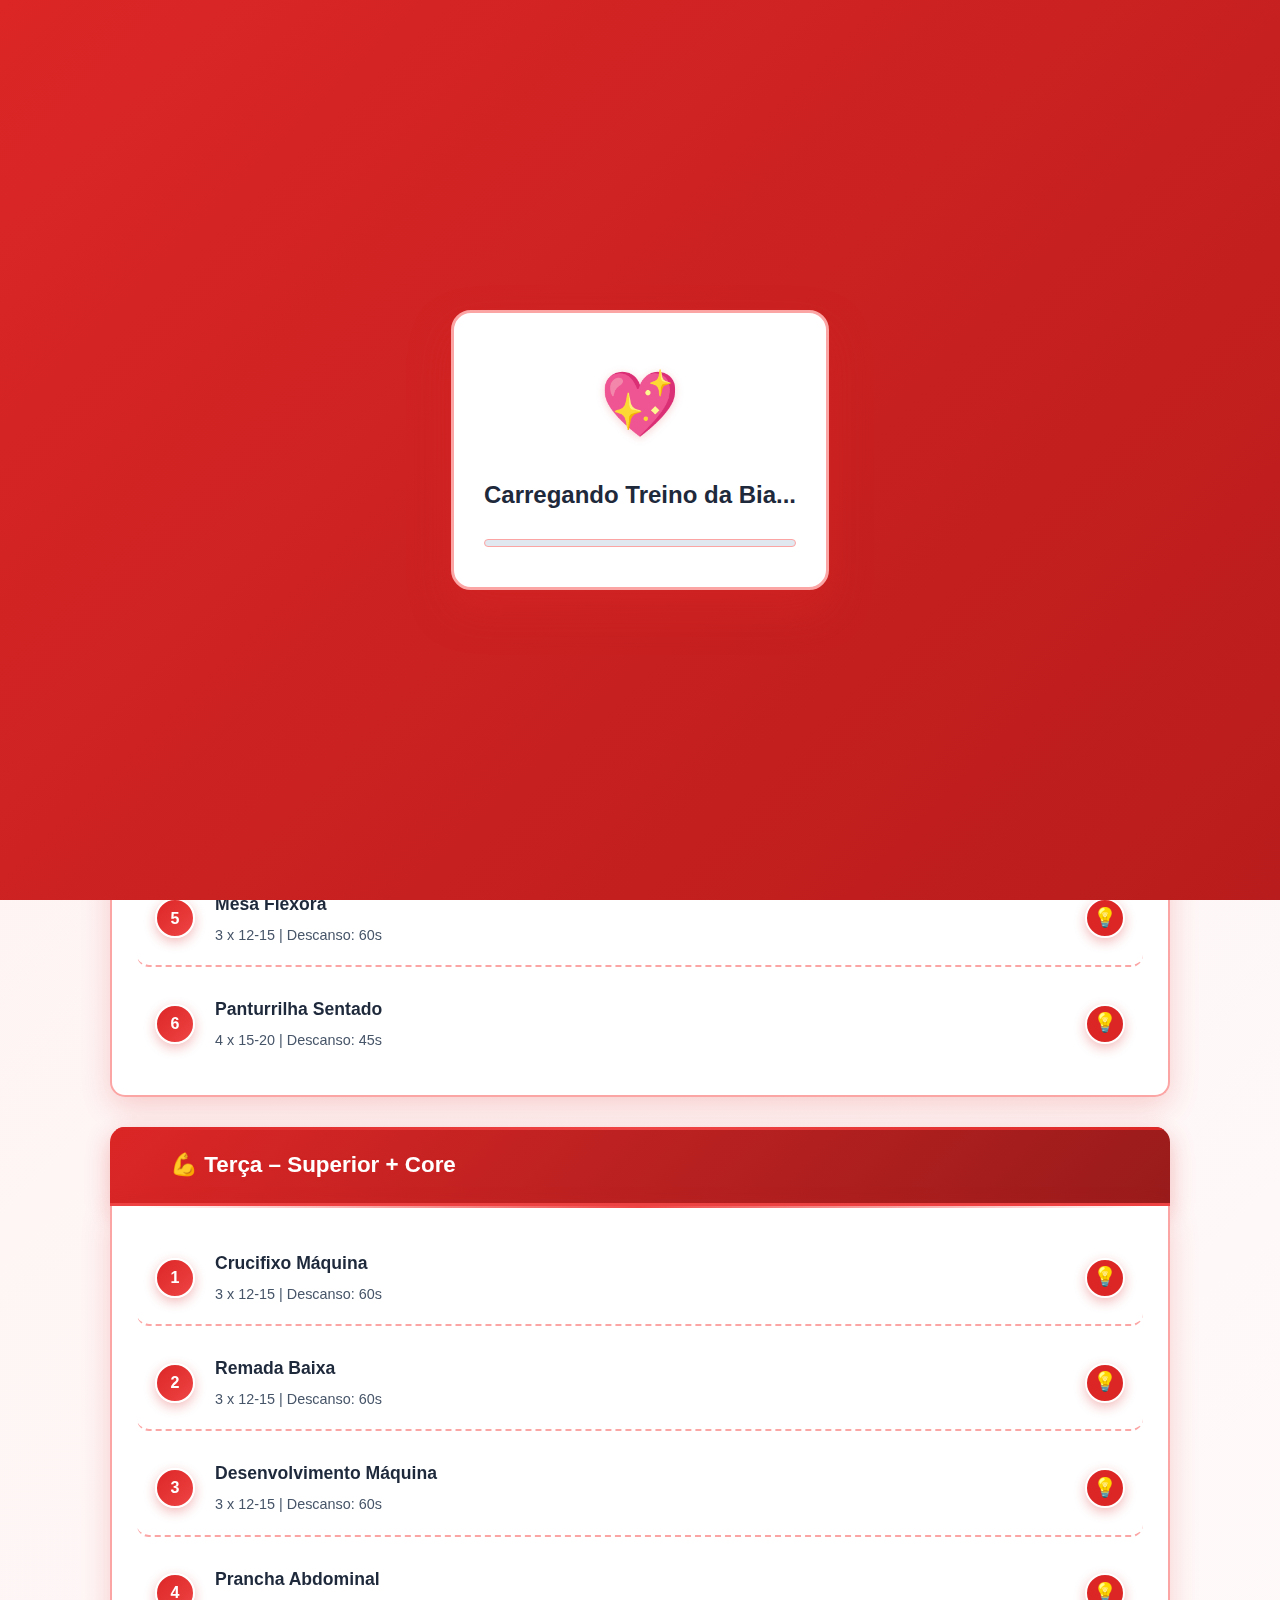
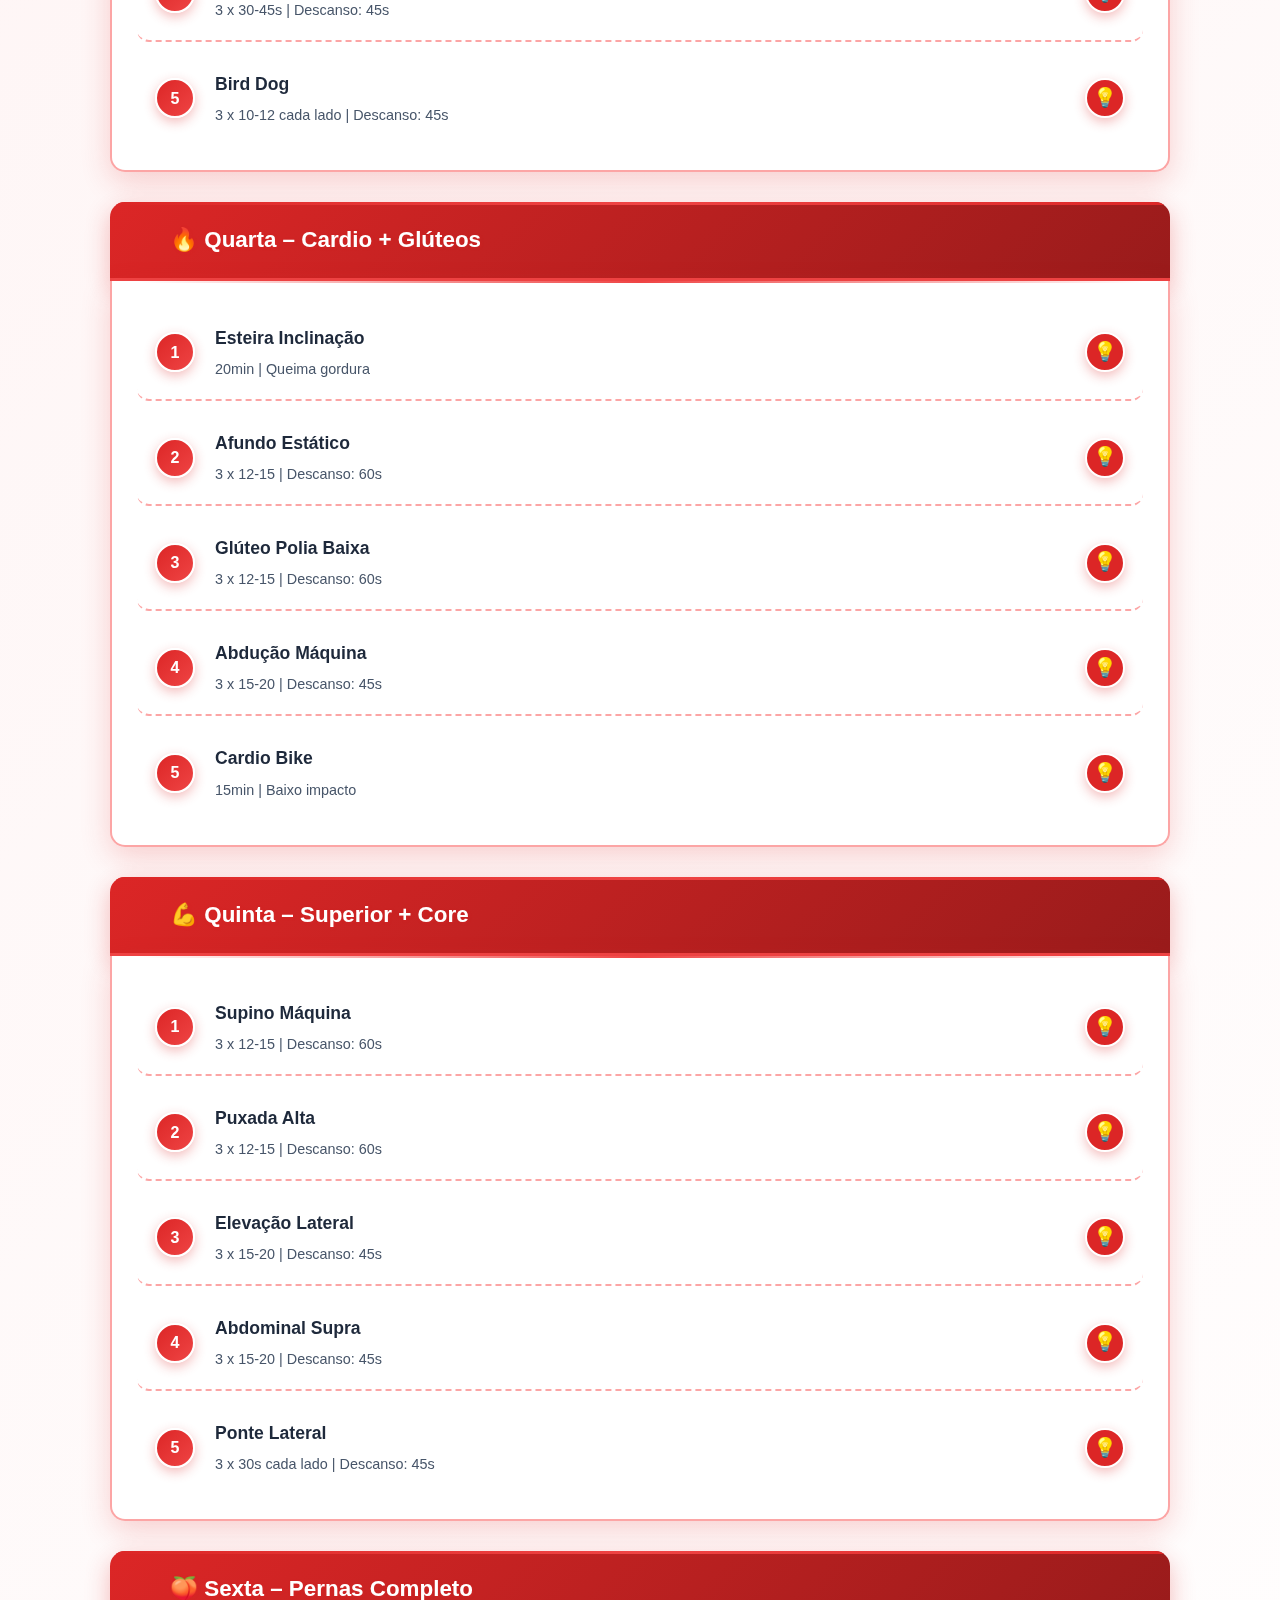
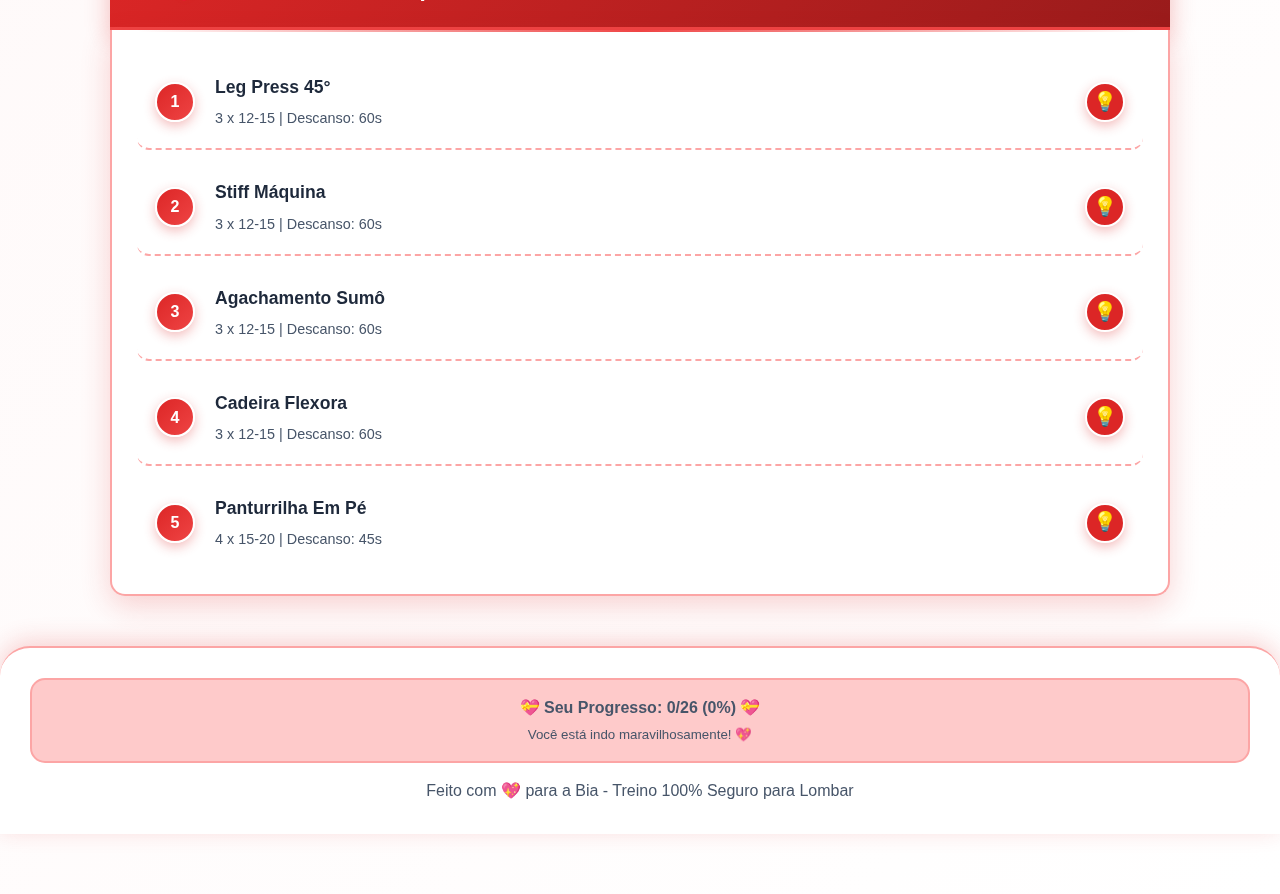
<file: index.html>
<!DOCTYPE html>
<html lang="pt-br">
<head>
    <meta charset="UTF-8">
    <meta name="viewport" content="width=device-width, initial-scale=1.0">
    <title>Treino da Bia</title>
    <link rel="stylesheet" href="style.css">
    <link rel="manifest" href="manifest.json">
    <meta name="theme-color" content="#ff1493">
</head>
<body>
    <!-- Tela de carregamento -->
    <div id="loading-screen" class="loading">
        <div class="loading-content">
            <div class="loading-icon">💖</div>
            <h2>Carregando Treino da Bia...</h2>
            <div class="loading-bar">
                <div class="loading-progress"></div>
            </div>
        </div>
    </div>

    <header>
        <div class="header-bg">
            <div class="header-overlay"></div>
        </div>
        <h1>💪 Treino da Bia</h1>
        <p class="subtitulo">Programa Seguro - Foco em Glúteos e Core</p>
    </header>

    <nav class="main-nav">
        <a href="index.html" class="nav-link active">📅 Meu Treino</a>
        <a href="comentarios.html" class="nav-link">💬 Comentários</a>
    </nav>

    <div class="container">
        <!-- Segunda-Feira: Inferiores Seguro -->
        <div class="dia-treino" id="segunda">
            <div class="card-header">
                <h2>🍑 Segunda – Pernas (Lombar Segura)</h2>
            </div>
            <div class="exercicios">
                <div class="exercicio">
                    <span class="ordem">1</span>
                    <span class="nome">Agachamento Copo<br><small>3 x 12-15 | Descanso: 60s</small></span>
                    <span class="dica-icon" data-dica="SEGURANÇA MÁXIMA - peso frontal, menos compressão lombar">💡</span>
                </div>
                <div class="exercicio">
                    <span class="ordem">2</span>
                    <span class="nome">Cadeira Extensora<br><small>3 x 12-15 | Descanso: 60s</small></span>
                    <span class="dica-icon" data-dica="Encurta/contrai o quadríceps com segurança">💡</span>
                </div>
                <div class="exercicio">
                    <span class="ordem">3</span>
                    <span class="nome">Agachamento Pêndulo<br><small>3 x 12-15 | Descanso: 60s</small></span>
                    <span class="dica-icon" data-dica="Alonga o quadríceps - amplitude controlada">💡</span>
                </div>
                <div class="exercicio">
                    <span class="ordem">4</span>
                    <span class="nome">Flexora em Pé<br><small>3 x 12-15 | Descanso: 60s</small></span>
                    <span class="dica-icon" data-dica="Encurta/contrai o posterior da coxa">💡</span>
                </div>
                <div class="exercicio">
                    <span class="ordem">5</span>
                    <span class="nome">Mesa Flexora<br><small>3 x 12-15 | Descanso: 60s</small></span>
                    <span class="dica-icon" data-dica="Alonga o posterior da coxa com segurança">💡</span>
                </div>
                <div class="exercicio">
                    <span class="ordem">6</span>
                    <span class="nome">Panturrilha Sentado<br><small>4 x 15-20 | Descanso: 45s</small></span>
                    <span class="dica-icon" data-dica="Seguro para lombar - foco só na panturrilha">💡</span>
                </div>
            </div>
        </div>

        <!-- Terça-Feira: Superior + Core -->
        <div class="dia-treino" id="terca">
            <div class="card-header">
                <h2>💪 Terça – Superior + Core</h2>
            </div>
            <div class="exercicios">
                <div class="exercicio">
                    <span class="ordem">1</span>
                    <span class="nome">Crucifixo Máquina<br><small>3 x 12-15 | Descanso: 60s</small></span>
                    <span class="dica-icon" data-dica="Peito seguro - foco 'empinar'">💡</span>
                </div>
                <div class="exercicio">
                    <span class="ordem">2</span>
                    <span class="nome">Remada Baixa<br><small>3 x 12-15 | Descanso: 60s</small></span>
                    <span class="dica-icon" data-dica="Costas sem compressão - postura correta">💡</span>
                </div>
                <div class="exercicio">
                    <span class="ordem">3</span>
                    <span class="nome">Desenvolvimento Máquina<br><small>3 x 12-15 | Descanso: 60s</small></span>
                    <span class="dica-icon" data-dica="Ombros seguro - movimento guiado">💡</span>
                </div>
                <div class="exercicio">
                    <span class="ordem">4</span>
                    <span class="nome">Prancha Abdominal<br><small>3 x 30-45s | Descanso: 45s</small></span>
                    <span class="dica-icon" data-dica="Core seguro - sem flexão vertebral">💡</span>
                </div>
                <div class="exercicio">
                    <span class="ordem">5</span>
                    <span class="nome">Bird Dog<br><small>3 x 10-12 cada lado | Descanso: 45s</small></span>
                    <span class="dica-icon" data-dica="Estabilização profunda - lombar segura">💡</span>
                </div>
            </div>
        </div>

        <!-- Quarta-Feira: Cardio + Glúteos -->
        <div class="dia-treino" id="quarta">
            <div class="card-header">
                <h2>🔥 Quarta – Cardio + Glúteos</h2>
            </div>
            <div class="exercicios">
                <div class="exercicio">
                    <span class="ordem">1</span>
                    <span class="nome">Esteira Inclinação<br><small>20min | Queima gordura</small></span>
                    <span class="dica-icon" data-dica="Baixo impacto - manter inclinação constante">💡</span>
                </div>
                <div class="exercicio">
                    <span class="ordem">2</span>
                    <span class="nome">Afundo Estático<br><small>3 x 12-15 | Descanso: 60s</small></span>
                    <span class="dica-icon" data-dica="Glúteos seguro - menos instabilidade">💡</span>
                </div>
                <div class="exercicio">
                    <span class="ordem">3</span>
                    <span class="nome">Glúteo Polia Baixa<br><small>3 x 12-15 | Descanso: 60s</small></span>
                    <span class="dica-icon" data-dica="Isolamento glúteo - sem compressão">💡</span>
                </div>
                <div class="exercicio">
                    <span class="ordem">4</span>
                    <span class="nome">Abdução Máquina<br><small>3 x 15-20 | Descanso: 45s</small></span>
                    <span class="dica-icon" data-dica="Lateral glúteo - estabilização pélvica">💡</span>
                </div>
                <div class="exercicio">
                    <span class="ordem">5</span>
                    <span class="nome">Cardio Bike<br><small>15min | Baixo impacto</small></span>
                    <span class="dica-icon" data-dica="Zero impacto lombar - ritmo constante">💡</span>
                </div>
            </div>
        </div>

        <!-- Quinta-Feira: Superior + Core -->
        <div class="dia-treino" id="quinta">
            <div class="card-header">
                <h2>💪 Quinta – Superior + Core</h2>
            </div>
            <div class="exercicios">
                <div class="exercicio">
                    <span class="ordem">1</span>
                    <span class="nome">Supino Máquina<br><small>3 x 12-15 | Descanso: 60s</small></span>
                    <span class="dica-icon" data-dica="Peito seguro - movimento estabilizado">💡</span>
                </div>
                <div class="exercicio">
                    <span class="ordem">2</span>
                    <span class="nome">Puxada Alta<br><small>3 x 12-15 | Descanso: 60s</small></span>
                    <span class="dica-icon" data-dica="Costas largura - postura 'corpo de violão'">💡</span>
                </div>
                <div class="exercicio">
                    <span class="ordem">3</span>
                    <span class="nome">Elevação Lateral<br><small>3 x 15-20 | Descanso: 45s</small></span>
                    <span class="dica-icon" data-dica="Ombros deltóide - carga controlada">💡</span>
                </div>
                <div class="exercicio">
                    <span class="ordem">4</span>
                    <span class="nome">Abdominal Supra<br><small>3 x 15-20 | Descanso: 45s</small></span>
                    <span class="dica-icon" data-dica="Sem coluna no chão - movimento seguro">💡</span>
                </div>
                <div class="exercicio">
                    <span class="ordem">5</span>
                    <span class="nome">Ponte Lateral<br><small>3 x 30s cada lado | Descanso: 45s</small></span>
                    <span class="dica-icon" data-dica="Core lateral - oblíquos sem torção">💡</span>
                </div>
            </div>
        </div>

        <!-- Sexta-Feira: Pernas Completo -->
        <div class="dia-treino" id="sexta">
            <div class="card-header">
                <h2>🍑 Sexta – Pernas Completo</h2>
            </div>
            <div class="exercicios">
                <div class="exercicio">
                    <span class="ordem">1</span>
                    <span class="nome">Leg Press 45°<br><small>3 x 12-15 | Descanso: 60s</small></span>
                    <span class="dica-icon" data-dica="CUIDADO - amplitude reduzida para proteger discos">💡</span>
                </div>
                <div class="exercicio">
                    <span class="ordem">2</span>
                    <span class="nome">Stiff Máquina<br><small>3 x 12-15 | Descanso: 60s</small></span>
                    <span class="dica-icon" data-dica="Posterior seguro - alongamento controlado">💡</span>
                </div>
                <div class="exercicio">
                    <span class="ordem">3</span>
                    <span class="nome">Agachamento Sumô<br><small>3 x 12-15 | Descanso: 60s</small></span>
                    <span class="dica-icon" data-dica="Amplitude controlada - base larga protege lombar">💡</span>
                </div>
                <div class="exercicio">
                    <span class="ordem">4</span>
                    <span class="nome">Cadeira Flexora<br><small>3 x 12-15 | Descanso: 60s</small></span>
                    <span class="dica-icon" data-dica="Isolamento - posterior sem compensação">💡</span>
                </div>
                <div class="exercicio">
                    <span class="ordem">5</span>
                    <span class="nome">Panturrilha Em Pé<br><small>4 x 15-20 | Descanso: 45s</small></span>
                    <span class="dica-icon" data-dica="Contração máxima - gastrocnêmios">💡</span>
                </div>
            </div>
        </div>
    </div>

    <footer>
        <p>Feito com 💖 para a Bia - Treino 100% Seguro para Lombar</p>
    </footer>

    <!-- Modal para dicas -->
    <div id="dicaModal" class="modal">
        <div class="modal-content">
            <span class="close">&times;</span>
            <h3>💡 Dica do Exercício</h3>
            <p id="dicaTexto"></p>
        </div>
    </div>

    <script src="script.js"></script>
</body>
</html>
</file>
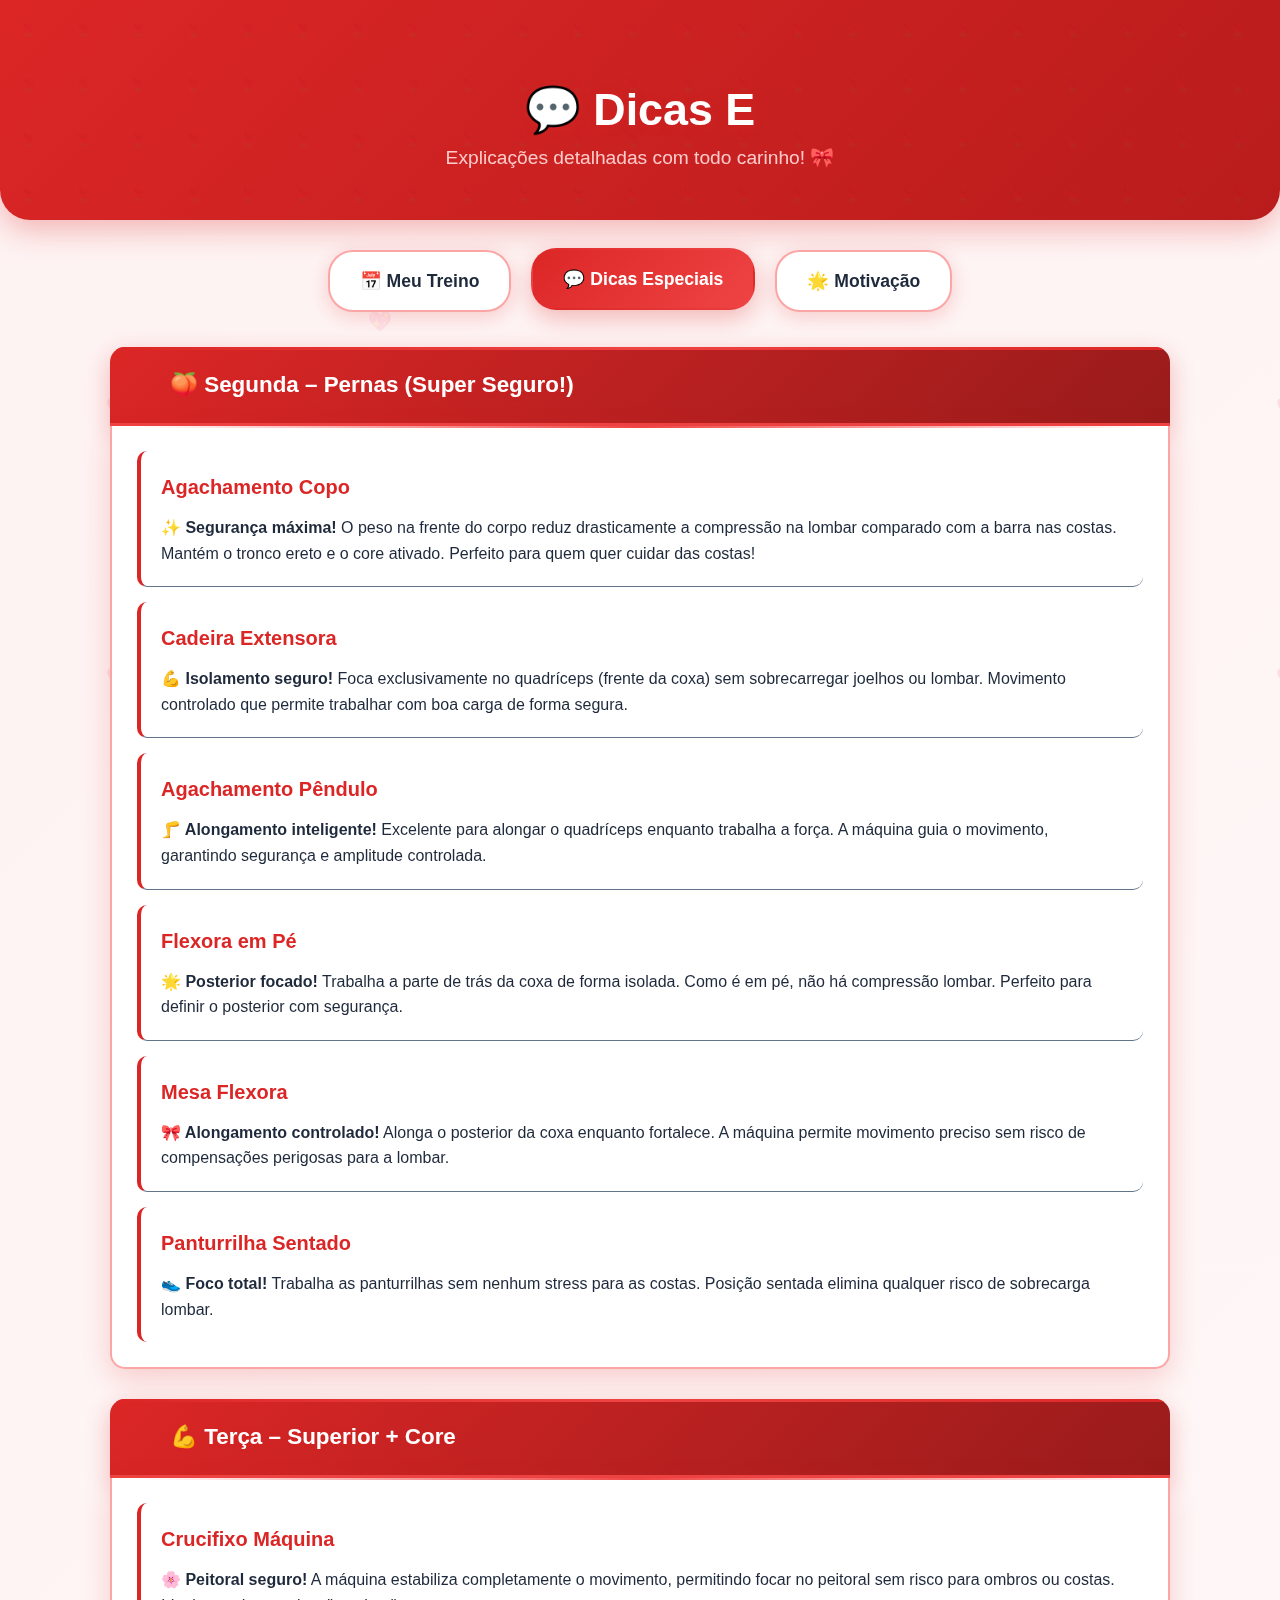
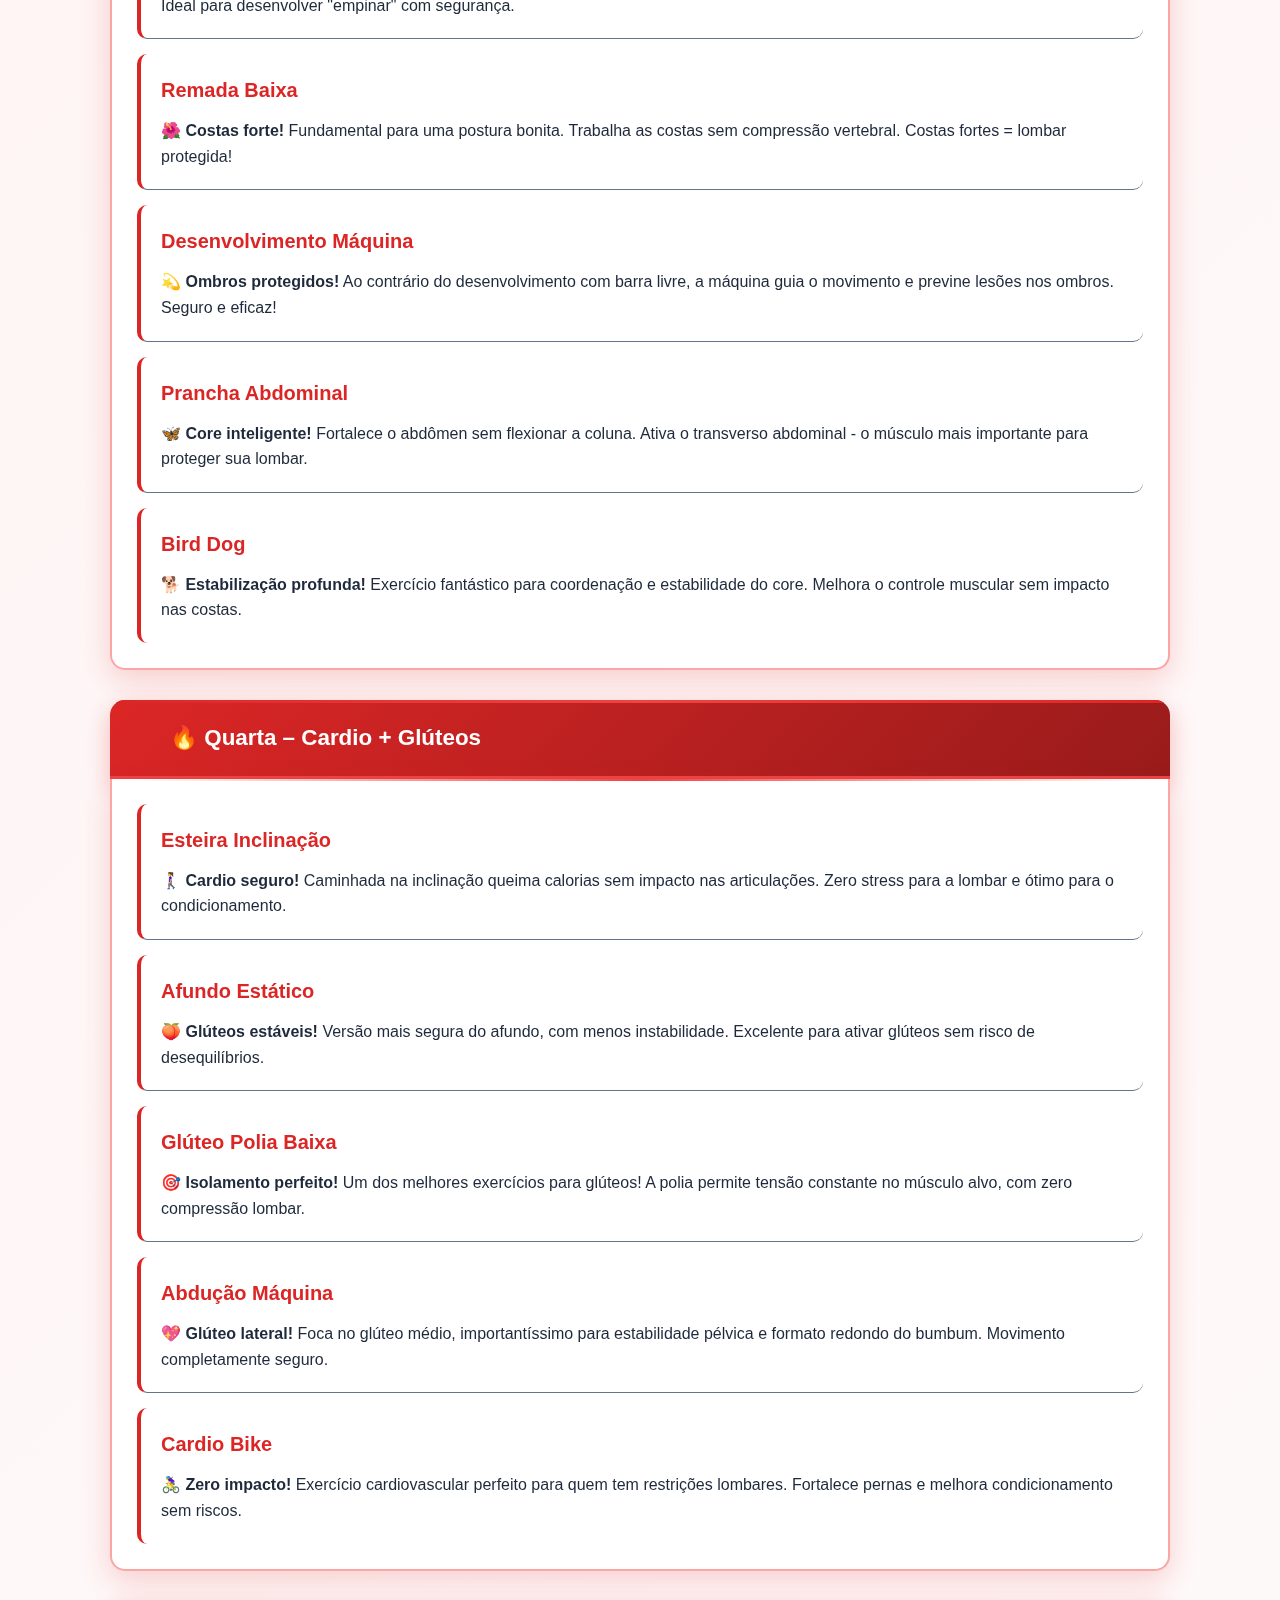
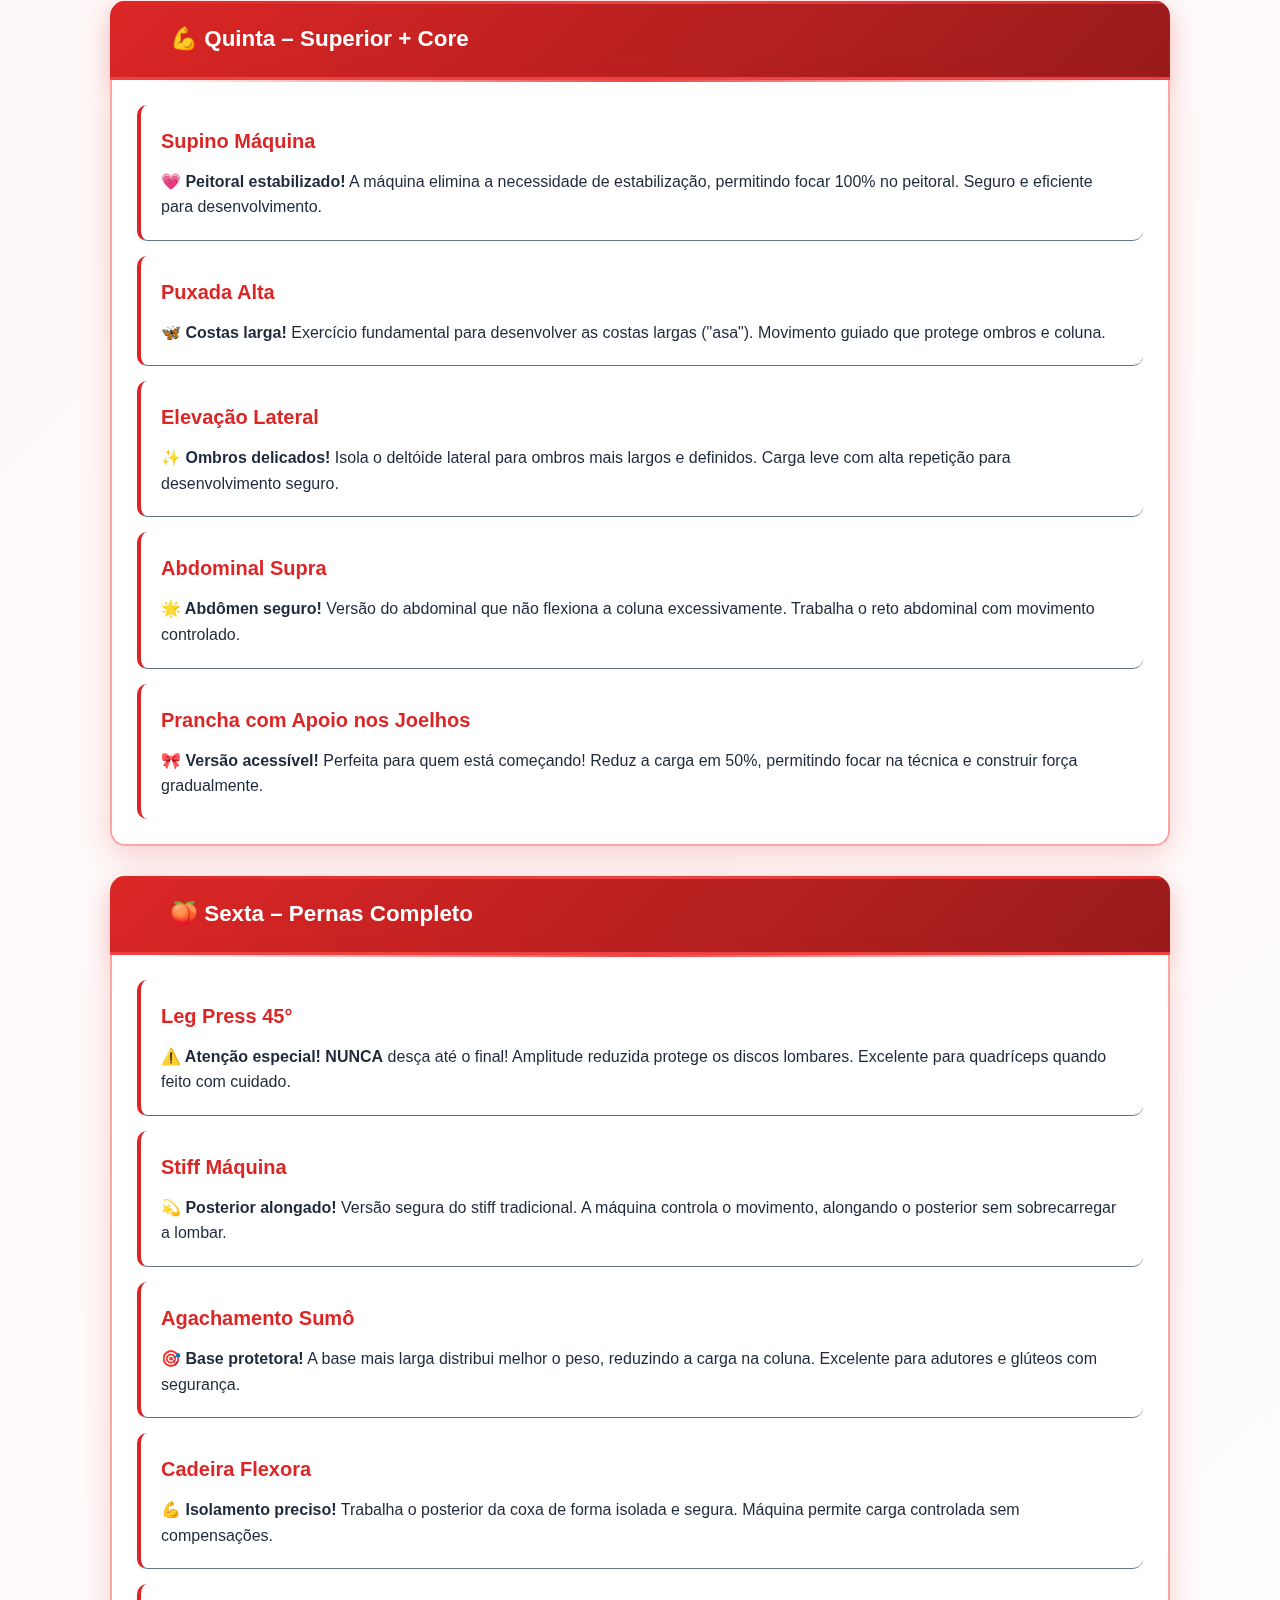
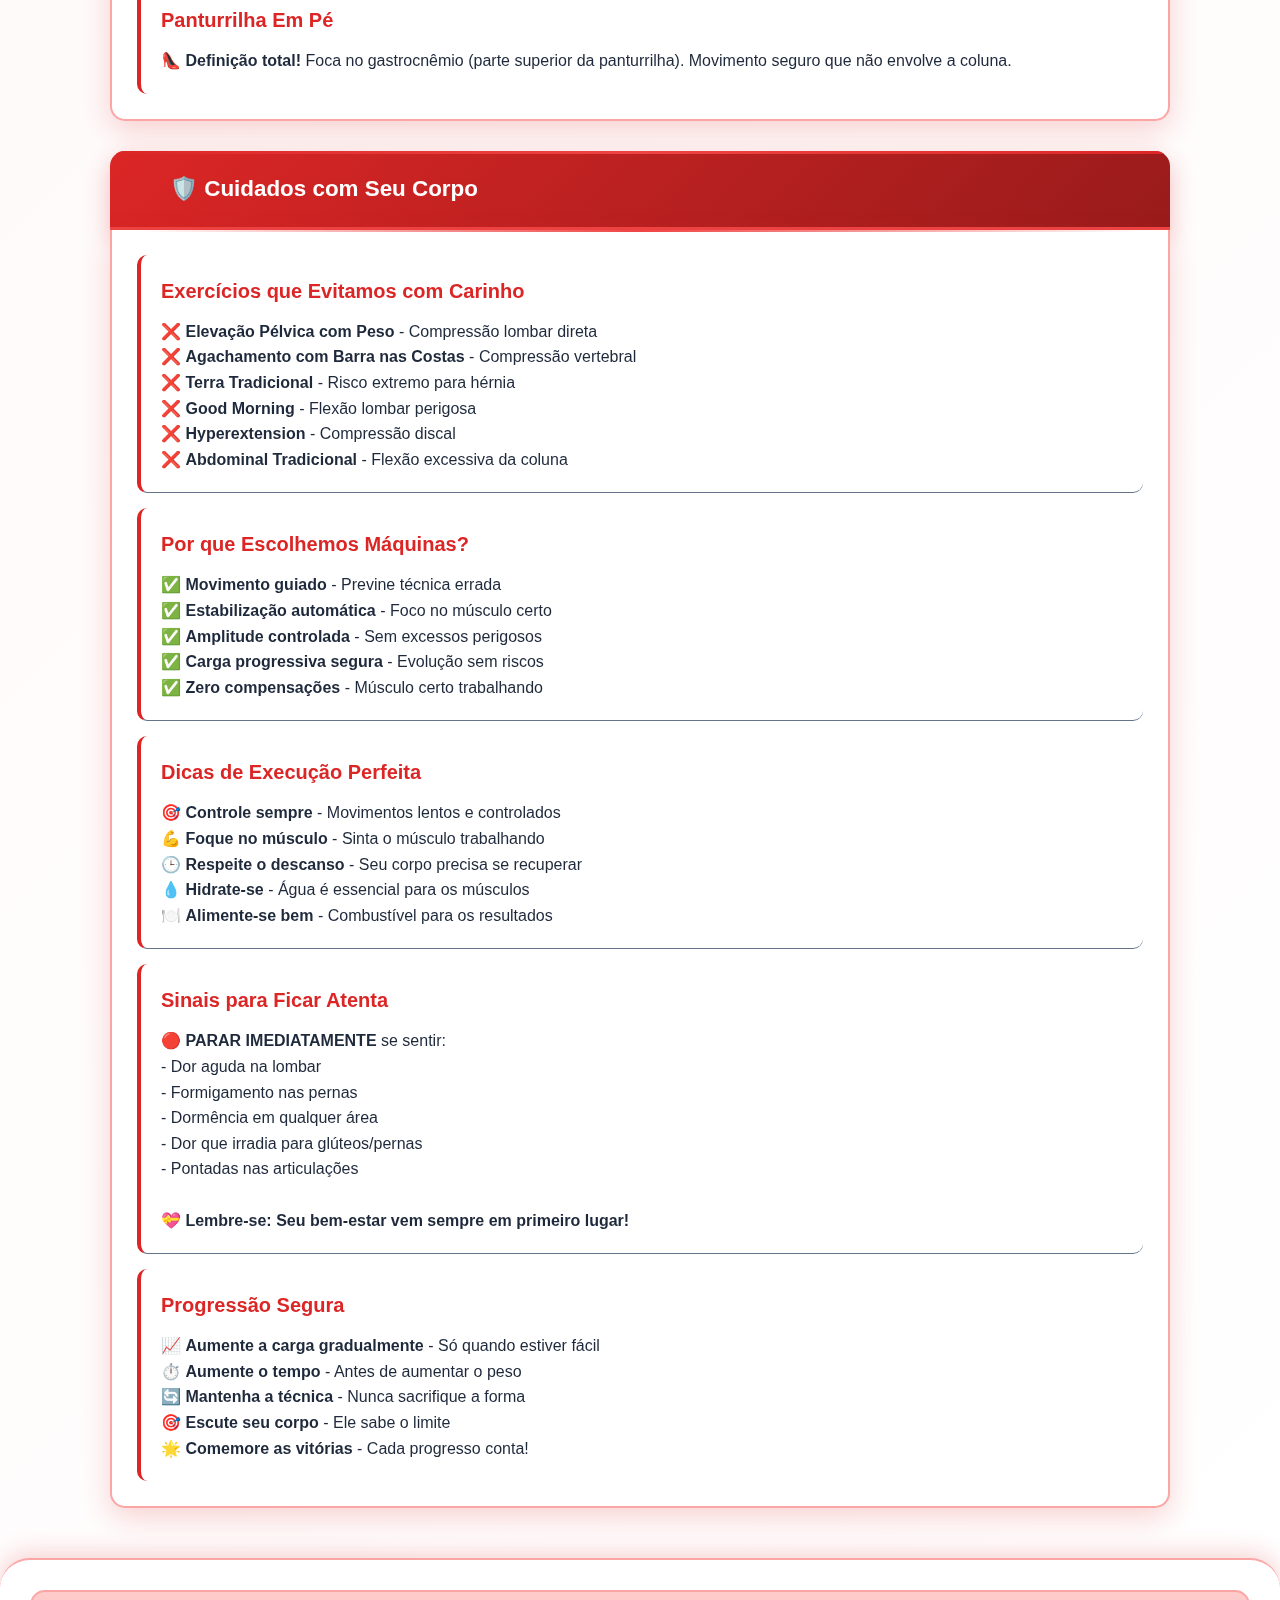
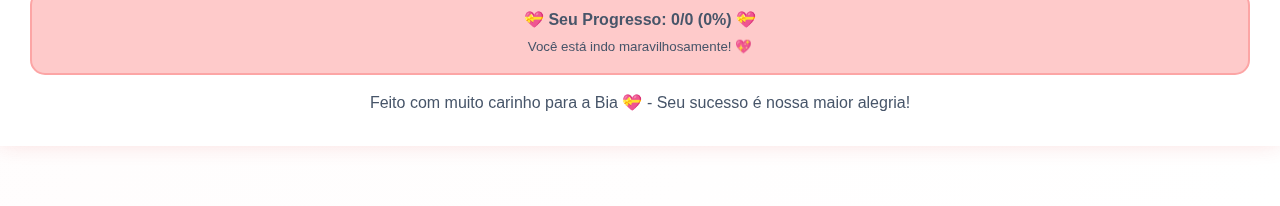
<file: comentarios.html>
<!DOCTYPE html>
<html lang="pt-br">
<head>
    <meta charset="UTF-8">
    <meta name="viewport" content="width=device-width, initial-scale=1.0">
    <title>Dicas Especiais - Treino da Bia</title>
    <link rel="stylesheet" href="style.css">
    <link rel="manifest" href="manifest.json">
    <meta name="theme-color" content="#ff6b9d">
</head>
<body>
    <header>
        <div class="header-bg">
            <div class="header-overlay"></div>
        </div>
        <h1>💬 Dicas Especiais</h1>
        <p class="subtitulo">Explicações detalhadas com todo carinho! 🎀</p>
    </header>

<nav class="main-nav">
    <a href="index.html" class="nav-link">📅 Meu Treino</a>
    <a href="comentarios.html" class="nav-link active">💬 Dicas Especiais</a>
    <a href="motivacao.html" class="nav-link">🌟 Motivação</a>
</nav>

    <div class="container">
        <!-- Comentários Segunda-Feira -->
        <div class="dia-treino" id="comentarios-segunda">
            <div class="card-header">
                <h2>🍑 Segunda – Pernas (Super Seguro!)</h2>
            </div>
            <div class="exercicios">
                <div class="comentario-item">
                    <h3>Agachamento Copo</h3>
                    <p><strong>✨ Segurança máxima!</strong> O peso na frente do corpo reduz drasticamente a compressão na lombar comparado com a barra nas costas. Mantém o tronco ereto e o core ativado. Perfeito para quem quer cuidar das costas!</p>
                </div>
                <div class="comentario-item">
                    <h3>Cadeira Extensora</h3>
                    <p><strong>💪 Isolamento seguro!</strong> Foca exclusivamente no quadríceps (frente da coxa) sem sobrecarregar joelhos ou lombar. Movimento controlado que permite trabalhar com boa carga de forma segura.</p>
                </div>
                <div class="comentario-item">
                    <h3>Agachamento Pêndulo</h3>
                    <p><strong>🦵 Alongamento inteligente!</strong> Excelente para alongar o quadríceps enquanto trabalha a força. A máquina guia o movimento, garantindo segurança e amplitude controlada.</p>
                </div>
                <div class="comentario-item">
                    <h3>Flexora em Pé</h3>
                    <p><strong>🌟 Posterior focado!</strong> Trabalha a parte de trás da coxa de forma isolada. Como é em pé, não há compressão lombar. Perfeito para definir o posterior com segurança.</p>
                </div>
                <div class="comentario-item">
                    <h3>Mesa Flexora</h3>
                    <p><strong>🎀 Alongamento controlado!</strong> Alonga o posterior da coxa enquanto fortalece. A máquina permite movimento preciso sem risco de compensações perigosas para a lombar.</p>
                </div>
                <div class="comentario-item">
                    <h3>Panturrilha Sentado</h3>
                    <p><strong>👟 Foco total!</strong> Trabalha as panturrilhas sem nenhum stress para as costas. Posição sentada elimina qualquer risco de sobrecarga lombar.</p>
                </div>
            </div>
        </div>

        <!-- Comentários Terça-Feira -->
        <div class="dia-treino" id="comentarios-terca">
            <div class="card-header">
                <h2>💪 Terça – Superior + Core</h2>
            </div>
            <div class="exercicios">
                <div class="comentario-item">
                    <h3>Crucifixo Máquina</h3>
                    <p><strong>🌸 Peitoral seguro!</strong> A máquina estabiliza completamente o movimento, permitindo focar no peitoral sem risco para ombros ou costas. Ideal para desenvolver "empinar" com segurança.</p>
                </div>
                <div class="comentario-item">
                    <h3>Remada Baixa</h3>
                    <p><strong>🌺 Costas forte!</strong> Fundamental para uma postura bonita. Trabalha as costas sem compressão vertebral. Costas fortes = lombar protegida!</p>
                </div>
                <div class="comentario-item">
                    <h3>Desenvolvimento Máquina</h3>
                    <p><strong>💫 Ombros protegidos!</strong> Ao contrário do desenvolvimento com barra livre, a máquina guia o movimento e previne lesões nos ombros. Seguro e eficaz!</p>
                </div>
                <div class="comentario-item">
                    <h3>Prancha Abdominal</h3>
                    <p><strong>🦋 Core inteligente!</strong> Fortalece o abdômen sem flexionar a coluna. Ativa o transverso abdominal - o músculo mais importante para proteger sua lombar.</p>
                </div>
                <div class="comentario-item">
                    <h3>Bird Dog</h3>
                    <p><strong>🐕 Estabilização profunda!</strong> Exercício fantástico para coordenação e estabilidade do core. Melhora o controle muscular sem impacto nas costas.</p>
                </div>
            </div>
        </div>

        <!-- Comentários Quarta-Feira -->
        <div class="dia-treino" id="comentarios-quarta">
            <div class="card-header">
                <h2>🔥 Quarta – Cardio + Glúteos</h2>
            </div>
            <div class="exercicios">
                <div class="comentario-item">
                    <h3>Esteira Inclinação</h3>
                    <p><strong>🚶‍♀️ Cardio seguro!</strong> Caminhada na inclinação queima calorias sem impacto nas articulações. Zero stress para a lombar e ótimo para o condicionamento.</p>
                </div>
                <div class="comentario-item">
                    <h3>Afundo Estático</h3>
                    <p><strong>🍑 Glúteos estáveis!</strong> Versão mais segura do afundo, com menos instabilidade. Excelente para ativar glúteos sem risco de desequilíbrios.</p>
                </div>
                <div class="comentario-item">
                    <h3>Glúteo Polia Baixa</h3>
                    <p><strong>🎯 Isolamento perfeito!</strong> Um dos melhores exercícios para glúteos! A polia permite tensão constante no músculo alvo, com zero compressão lombar.</p>
                </div>
                <div class="comentario-item">
                    <h3>Abdução Máquina</h3>
                    <p><strong>💖 Glúteo lateral!</strong> Foca no glúteo médio, importantíssimo para estabilidade pélvica e formato redondo do bumbum. Movimento completamente seguro.</p>
                </div>
                <div class="comentario-item">
                    <h3>Cardio Bike</h3>
                    <p><strong>🚴‍♀️ Zero impacto!</strong> Exercício cardiovascular perfeito para quem tem restrições lombares. Fortalece pernas e melhora condicionamento sem riscos.</p>
                </div>
            </div>
        </div>

        <!-- Comentários Quinta-Feira -->
        <div class="dia-treino" id="comentarios-quinta">
            <div class="card-header">
                <h2>💪 Quinta – Superior + Core</h2>
            </div>
            <div class="exercicios">
                <div class="comentario-item">
                    <h3>Supino Máquina</h3>
                    <p><strong>💗 Peitoral estabilizado!</strong> A máquina elimina a necessidade de estabilização, permitindo focar 100% no peitoral. Seguro e eficiente para desenvolvimento.</p>
                </div>
                <div class="comentario-item">
                    <h3>Puxada Alta</h3>
                    <p><strong>🦋 Costas larga!</strong> Exercício fundamental para desenvolver as costas largas ("asa"). Movimento guiado que protege ombros e coluna.</p>
                </div>
                <div class="comentario-item">
                    <h3>Elevação Lateral</h3>
                    <p><strong>✨ Ombros delicados!</strong> Isola o deltóide lateral para ombros mais largos e definidos. Carga leve com alta repetição para desenvolvimento seguro.</p>
                </div>
                <div class="comentario-item">
                    <h3>Abdominal Supra</h3>
                    <p><strong>🌟 Abdômen seguro!</strong> Versão do abdominal que não flexiona a coluna excessivamente. Trabalha o reto abdominal com movimento controlado.</p>
                </div>
                <div class="comentario-item">
                    <h3>Prancha com Apoio nos Joelhos</h3>
                    <p><strong>🎀 Versão acessível!</strong> Perfeita para quem está começando! Reduz a carga em 50%, permitindo focar na técnica e construir força gradualmente.</p>
                </div>
            </div>
        </div>

        <!-- Comentários Sexta-Feira -->
        <div class="dia-treino" id="comentarios-sexta">
            <div class="card-header">
                <h2>🍑 Sexta – Pernas Completo</h2>
            </div>
            <div class="exercicios">
                <div class="comentario-item">
                    <h3>Leg Press 45°</h3>
                    <p><strong>⚠️ Atenção especial!</strong> <strong>NUNCA</strong> desça até o final! Amplitude reduzida protege os discos lombares. Excelente para quadríceps quando feito com cuidado.</p>
                </div>
                <div class="comentario-item">
                    <h3>Stiff Máquina</h3>
                    <p><strong>💫 Posterior alongado!</strong> Versão segura do stiff tradicional. A máquina controla o movimento, alongando o posterior sem sobrecarregar a lombar.</p>
                </div>
                <div class="comentario-item">
                    <h3>Agachamento Sumô</h3>
                    <p><strong>🎯 Base protetora!</strong> A base mais larga distribui melhor o peso, reduzindo a carga na coluna. Excelente para adutores e glúteos com segurança.</p>
                </div>
                <div class="comentario-item">
                    <h3>Cadeira Flexora</h3>
                    <p><strong>💪 Isolamento preciso!</strong> Trabalha o posterior da coxa de forma isolada e segura. Máquina permite carga controlada sem compensações.</p>
                </div>
                <div class="comentario-item">
                    <h3>Panturrilha Em Pé</h3>
                    <p><strong>👠 Definição total!</strong> Foca no gastrocnêmio (parte superior da panturrilha). Movimento seguro que não envolve a coluna.</p>
                </div>
            </div>
        </div>

        <!-- Princípios do Treino -->
        <div class="dia-treino" id="principios">
            <div class="card-header">
                <h2>🛡️ Cuidados com Seu Corpo</h2>
            </div>
            <div class="exercicios">
                <div class="comentario-item">
                    <h3>Exercícios que Evitamos com Carinho</h3>
                    <p>❌ <strong>Elevação Pélvica com Peso</strong> - Compressão lombar direta<br>
                       ❌ <strong>Agachamento com Barra nas Costas</strong> - Compressão vertebral<br>
                       ❌ <strong>Terra Tradicional</strong> - Risco extremo para hérnia<br>
                       ❌ <strong>Good Morning</strong> - Flexão lombar perigosa<br>
                       ❌ <strong>Hyperextension</strong> - Compressão discal<br>
                       ❌ <strong>Abdominal Tradicional</strong> - Flexão excessiva da coluna</p>
                </div>
                <div class="comentario-item">
                    <h3>Por que Escolhemos Máquinas?</h3>
                    <p>✅ <strong>Movimento guiado</strong> - Previne técnica errada<br>
                       ✅ <strong>Estabilização automática</strong> - Foco no músculo certo<br>
                       ✅ <strong>Amplitude controlada</strong> - Sem excessos perigosos<br>
                       ✅ <strong>Carga progressiva segura</strong> - Evolução sem riscos<br>
                       ✅ <strong>Zero compensações</strong> - Músculo certo trabalhando</p>
                </div>
                <div class="comentario-item">
                    <h3>Dicas de Execução Perfeita</h3>
                    <p>🎯 <strong>Controle sempre</strong> - Movimentos lentos e controlados<br>
                       💪 <strong>Foque no músculo</strong> - Sinta o músculo trabalhando<br>
                       🕒 <strong>Respeite o descanso</strong> - Seu corpo precisa se recuperar<br>
                       💧 <strong>Hidrate-se</strong> - Água é essencial para os músculos<br>
                       🍽️ <strong>Alimente-se bem</strong> - Combustível para os resultados</p>
                </div>
                <div class="comentario-item">
                    <h3>Sinais para Ficar Atenta</h3>
                    <p>🔴 <strong>PARAR IMEDIATAMENTE</strong> se sentir:<br>
                       - Dor aguda na lombar<br>
                       - Formigamento nas pernas<br>
                       - Dormência em qualquer área<br>
                       - Dor que irradia para glúteos/pernas<br>
                       - Pontadas nas articulações<br>
                       <br>
                       <strong>💝 Lembre-se: Seu bem-estar vem sempre em primeiro lugar!</strong></p>
                </div>
                <div class="comentario-item">
                    <h3>Progressão Segura</h3>
                    <p>📈 <strong>Aumente a carga gradualmente</strong> - Só quando estiver fácil<br>
                       ⏱️ <strong>Aumente o tempo</strong> - Antes de aumentar o peso<br>
                       🔄 <strong>Mantenha a técnica</strong> - Nunca sacrifique a forma<br>
                       🎯 <strong>Escute seu corpo</strong> - Ele sabe o limite<br>
                       🌟 <strong>Comemore as vitórias</strong> - Cada progresso conta!</p>
                </div>
            </div>
        </div>
    </div>

    <footer>
        <p>Feito com muito carinho para a Bia 💝 - Seu sucesso é nossa maior alegria!</p>
    </footer>

    <script src="script.js"></script>
</body>
</html>
</file>
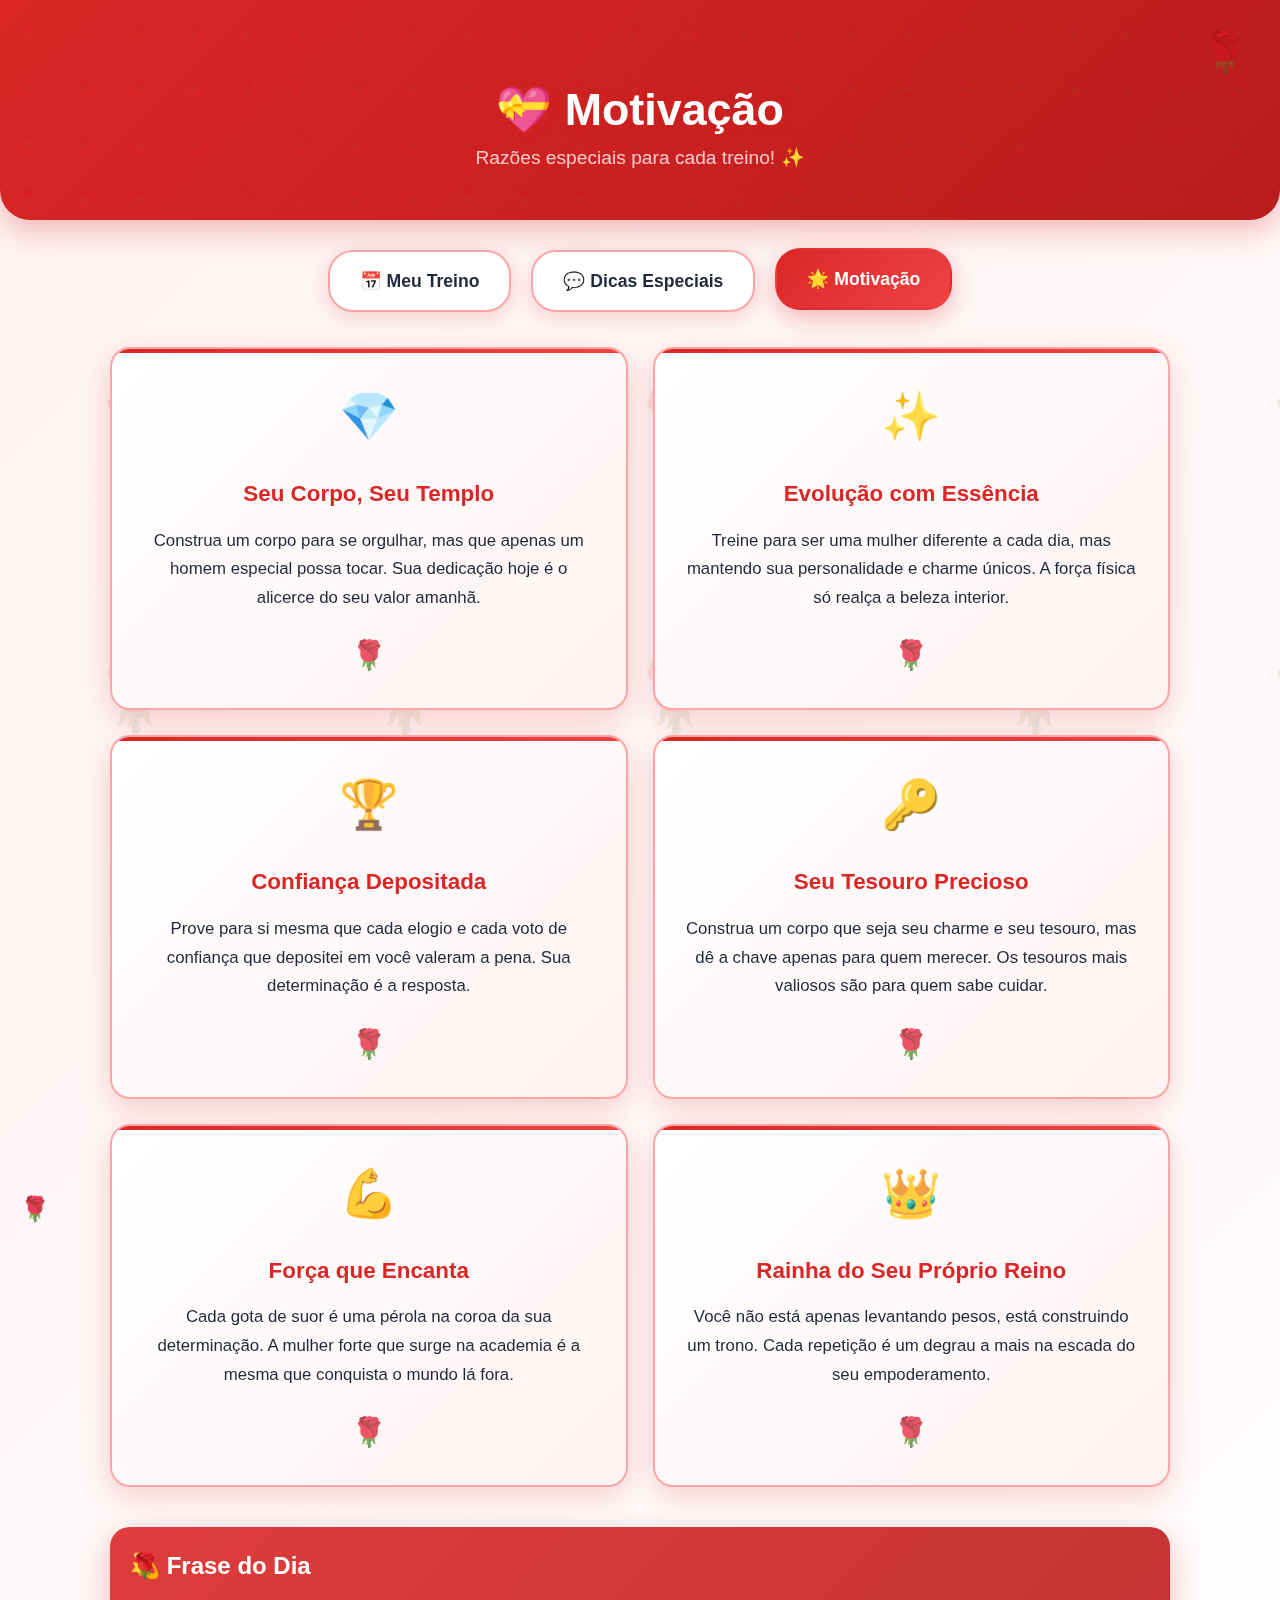
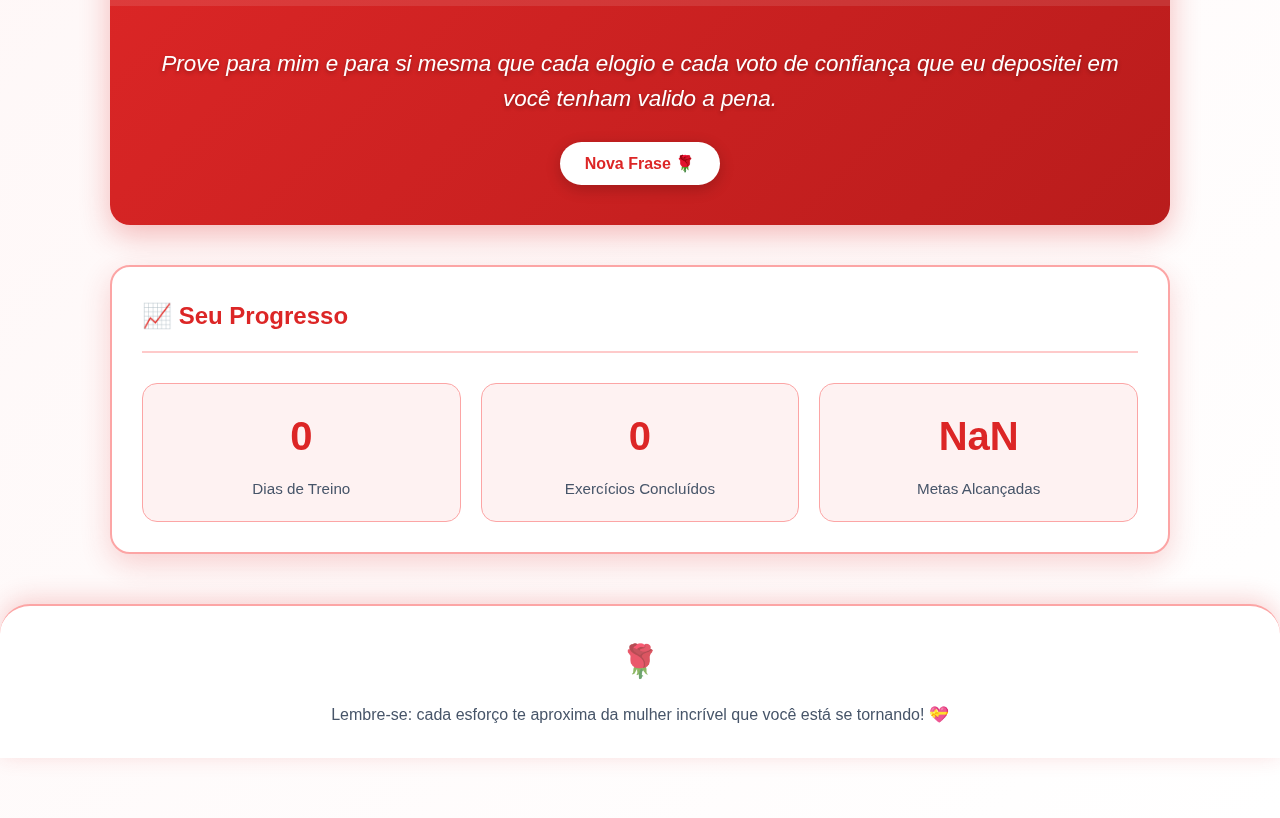
<file: motivacao.html>
<!DOCTYPE html>
<html lang="pt-br">
<head>
    <meta charset="UTF-8">
    <meta name="viewport" content="width=device-width, initial-scale=1.0">
    <title>Motivação - Treino da Bia</title>
    <link rel="stylesheet" href="style.css">
    <link rel="manifest" href="manifest.json">
    <meta name="theme-color" content="#dc2626">
</head>
<body>
    <header>
        <div class="header-bg">
            <div class="header-overlay"></div>
            <div class="rose-decoration">🌹</div>
        </div>
        <h1>💝 Motivação</h1>
        <p class="subtitulo">Razões especiais para cada treino! ✨</p>
    </header>

    <nav class="main-nav">
        <a href="index.html" class="nav-link">📅 Meu Treino</a>
        <a href="comentarios.html" class="nav-link">💬 Dicas Especiais</a>
        <a href="motivacao.html" class="nav-link active">🌟 Motivação</a>
    </nav>

    <div class="container">
        <!-- Mensagens Motivacionais -->
        <div class="motivacao-grid">
            <!-- Mensagem 1 -->
            <div class="motivacao-card">
                <div class="card-icon">💎</div>
                <div class="motivacao-content">
                    <h3>Seu Corpo, Seu Templo</h3>
                    <p>Construa um corpo para se orgulhar, mas que apenas um homem especial possa tocar. Sua dedicação hoje é o alicerce do seu valor amanhã.</p>
                    <div class="motivacao-rose">🌹</div>
                </div>
            </div>

            <!-- Mensagem 2 -->
            <div class="motivacao-card">
                <div class="card-icon">✨</div>
                <div class="motivacao-content">
                    <h3>Evolução com Essência</h3>
                    <p>Treine para ser uma mulher diferente a cada dia, mas mantendo sua personalidade e charme únicos. A força física só realça a beleza interior.</p>
                    <div class="motivacao-rose">🌹</div>
                </div>
            </div>

            <!-- Mensagem 3 -->
            <div class="motivacao-card">
                <div class="card-icon">🏆</div>
                <div class="motivacao-content">
                    <h3>Confiança Depositada</h3>
                    <p>Prove para si mesma que cada elogio e cada voto de confiança que depositei em você valeram a pena. Sua determinação é a resposta.</p>
                    <div class="motivacao-rose">🌹</div>
                </div>
            </div>

            <!-- Mensagem 4 -->
            <div class="motivacao-card">
                <div class="card-icon">🔑</div>
                <div class="motivacao-content">
                    <h3>Seu Tesouro Precioso</h3>
                    <p>Construa um corpo que seja seu charme e seu tesouro, mas dê a chave apenas para quem merecer. Os tesouros mais valiosos são para quem sabe cuidar.</p>
                    <div class="motivacao-rose">🌹</div>
                </div>
            </div>

            <!-- Mensagem Extra 5 -->
            <div class="motivacao-card">
                <div class="card-icon">💪</div>
                <div class="motivacao-content">
                    <h3>Força que Encanta</h3>
                    <p>Cada gota de suor é uma pérola na coroa da sua determinação. A mulher forte que surge na academia é a mesma que conquista o mundo lá fora.</p>
                    <div class="motivacao-rose">🌹</div>
                </div>
            </div>

            <!-- Mensagem Extra 6 -->
            <div class="motivacao-card">
                <div class="card-icon">👑</div>
                <div class="motivacao-content">
                    <h3>Rainha do Seu Próprio Reino</h3>
                    <p>Você não está apenas levantando pesos, está construindo um trono. Cada repetição é um degrau a mais na escada do seu empoderamento.</p>
                    <div class="motivacao-rose">🌹</div>
                </div>
            </div>
        </div>

        <!-- Seção de Frases Diárias -->
        <div class="frase-diaria">
            <div class="frase-header">
                <div class="rose-small">🌹</div>
                <h2>💫 Frase do Dia</h2>
            </div>
            <div class="frase-content">
                <p id="fraseAtual">"Hoje você está mais forte que ontem, e amanhã será ainda mais forte que hoje."</p>
                <button onclick="novaFrase()" class="btn-nova-frase">Nova Frase 🌹</button>
            </div>
        </div>

        <!-- Contador de Progresso -->
        <div class="contador-motivacional">
            <div class="contador-header">
                <div class="rose-small">🌹</div>
                <h2>📈 Seu Progresso</h2>
            </div>
            <div class="contador-content">
                <div class="contador-item">
                    <span class="contador-numero" id="diasTreino">0</span>
                    <span class="contador-texto">Dias de Treino</span>
                </div>
                <div class="contador-item">
                    <span class="contador-numero" id="exerciciosCompletos">0</span>
                    <span class="contador-texto">Exercícios Concluídos</span>
                </div>
                <div class="contador-item">
                    <span class="contador-numero" id="metasAlcancadas">0</span>
                    <span class="contador-texto">Metas Alcançadas</span>
                </div>
            </div>
        </div>
    </div>

    <footer>
        <div class="footer-rose">🌹</div>
        <p>Lembre-se: cada esforço te aproxima da mulher incrível que você está se tornando! 💝</p>
    </footer>

    <script src="script-motivacao.js"></script>
</body>
</html>
</file>
<file: style.css>
/* style.css - Tema Rosa Vermelha Elegante Completo */
:root {
    --rosa-vermelho: #dc2626;
    --rosa-escuro: #b91c1c;
    --rosa-medio: #ef4444;
    --rosa-claro: #fca5a5;
    --rosa-suave: #fecaca;
    --rosa-pastel: #fef2f2;
    --vermelho-escuro: #991b1b;
    --branco: #ffffff;
    --cinza-muito-claro: #f8fafc;
    --cinza-claro: #e2e8f0;
    --cinza: #cbd5e1;
    --cinza-escuro: #64748b;
    --texto: #1e293b;
    --texto-claro: #475569;
    --sombra-rosa: rgba(220, 38, 38, 0.2);
    --sombra-rosa-media: rgba(220, 38, 38, 0.3);
    --sombra-rosa-escura: rgba(220, 38, 38, 0.4);
}

* {
    margin: 0;
    padding: 0;
    box-sizing: border-box;
    font-family: 'Segoe UI', Tahoma, Geneva, Verdana, sans-serif;
}

body {
    background: linear-gradient(135deg, var(--rosa-pastel) 0%, var(--branco) 100%);
    color: var(--texto);
    line-height: 1.6;
    padding-bottom: 60px;
    min-height: 100vh;
    position: relative;
}

/* Padrão de rosas no fundo */
body::before {
    content: '';
    position: fixed;
    top: 0;
    left: 0;
    width: 100%;
    height: 100%;
    background-image: url('data:image/svg+xml,<svg xmlns="http://www.w3.org/2000/svg" viewBox="0 0 100 100"><defs><pattern id="roses" x="0" y="0" width="30" height="30" patternUnits="userSpaceOnUse"><text x="15" y="20" font-size="8" fill="%23fecaca" opacity="0.1" text-anchor="middle">🌹</text></pattern></defs><rect width="100" height="100" fill="url(%23roses)"/></svg>');
    z-index: -1;
    pointer-events: none;
}

/* Tela de carregamento */
.loading {
    position: fixed;
    top: 0;
    left: 0;
    width: 100%;
    height: 100%;
    background: linear-gradient(135deg, var(--rosa-vermelho) 0%, var(--rosa-escuro) 100%);
    display: flex;
    justify-content: center;
    align-items: center;
    z-index: 9999;
    transition: opacity 0.5s ease;
}

.loading-content {
    text-align: center;
    max-width: 400px;
    padding: 40px 30px;
    background: var(--branco);
    border-radius: 20px;
    box-shadow: 0 20px 40px var(--sombra-rosa-escura);
    margin: 20px;
    border: 3px solid var(--rosa-claro);
}

.loading-icon {
    font-size: 4rem;
    margin-bottom: 20px;
    animation: pulse 1.5s infinite;
    display: block;
    filter: drop-shadow(0 2px 4px var(--sombra-rosa));
}

.loading-text {
    color: var(--rosa-vermelho);
    font-size: 1.3rem;
    font-weight: 600;
    margin-bottom: 25px;
    text-shadow: 0 1px 2px var(--sombra-rosa);
}

.loading-bar {
    width: 100%;
    height: 8px;
    background-color: var(--cinza-claro);
    border-radius: 10px;
    margin-top: 25px;
    overflow: hidden;
    border: 1px solid var(--rosa-claro);
}

.loading-progress {
    height: 100%;
    width: 0%;
    background: linear-gradient(to right, var(--rosa-vermelho), var(--rosa-medio));
    border-radius: 10px;
    animation: loading 2s ease-in-out forwards;
}

@keyframes loading {
    0% { width: 0%; }
    100% { width: 100%; }
}

@keyframes pulse {
    0% { transform: scale(1) rotate(0deg); opacity: 0.8; }
    50% { transform: scale(1.1) rotate(5deg); opacity: 1; }
    100% { transform: scale(1) rotate(0deg); opacity: 0.8; }
}

/* Header com rosa vermelha */
header {
    position: relative;
    margin-bottom: 30px;
}

.header-bg {
    height: 220px;
    overflow: hidden;
    background: linear-gradient(135deg, var(--rosa-vermelho) 0%, var(--rosa-escuro) 100%);
    position: relative;
    border-radius: 0 0 30px 30px;
    box-shadow: 0 10px 30px var(--sombra-rosa-media);
}

.header-overlay {
    position: absolute;
    top: 0;
    left: 0;
    width: 100%;
    height: 100%;
    background: url('data:image/svg+xml,<svg xmlns="http://www.w3.org/2000/svg" viewBox="0 0 100 100"><defs><pattern id="header-roses" x="0" y="0" width="25" height="25" patternUnits="userSpaceOnUse"><text x="12.5" y="16" font-size="6" fill="%23ffffff" opacity="0.1" text-anchor="middle">🌹</text></pattern></defs><rect width="100" height="100" fill="url(%23header-roses)"/></svg>');
}

.rose-decoration {
    position: absolute;
    top: 20px;
    right: 30px;
    font-size: 2.5rem;
    opacity: 0.3;
    animation: float 3s ease-in-out infinite;
}

@keyframes float {
    0%, 100% { transform: translateY(0px) rotate(0deg); }
    50% { transform: translateY(-10px) rotate(5deg); }
}

h1 {
    position: absolute;
    top: 50%;
    left: 50%;
    transform: translate(-50%, -50%);
    font-size: 2.8rem;
    text-align: center;
    color: var(--branco);
    text-shadow: 2px 2px 8px var(--sombra-rosa-escura);
    width: 100%;
    padding: 0 20px;
    font-weight: 700;
}

.subtitulo {
    position: absolute;
    top: 72%;
    left: 50%;
    transform: translate(-50%, -50%);
    font-size: 1.2rem;
    text-align: center;
    color: var(--rosa-suave);
    width: 100%;
    padding: 0 20px;
    font-weight: 500;
}

/* Navegação */
.main-nav {
    display: flex;
    justify-content: center;
    margin-bottom: 35px;
    padding: 0 20px;
    gap: 20px;
}

.nav-link {
    background: var(--branco);
    color: var(--texto);
    padding: 15px 30px;
    border-radius: 25px;
    text-decoration: none;
    font-weight: 600;
    transition: all 0.3s ease;
    border: 2px solid var(--rosa-claro);
    box-shadow: 0 5px 20px var(--sombra-rosa);
    position: relative;
    overflow: hidden;
    font-size: 1.1rem;
}

.nav-link::before {
    content: '';
    position: absolute;
    top: 0;
    left: -100%;
    width: 100%;
    height: 100%;
    background: linear-gradient(90deg, transparent, var(--rosa-suave), transparent);
    transition: left 0.6s;
}

.nav-link:hover::before {
    left: 100%;
}

.nav-link.active {
    background: linear-gradient(135deg, var(--rosa-vermelho), var(--rosa-medio));
    color: var(--branco);
    border-color: transparent;
    box-shadow: 0 8px 25px var(--sombra-rosa-media);
    transform: translateY(-2px);
}

.nav-link:hover {
    transform: translateY(-3px);
    box-shadow: 0 10px 30px var(--sombra-rosa-media);
    border-color: var(--rosa-medio);
}

/* Container */
.container {
    max-width: 1100px;
    margin: 0 auto;
    padding: 0 20px;
}

.dia-treino {
    margin-bottom: 30px;
    animation: fadeInUp 0.6s ease;
}

@keyframes fadeInUp {
    from {
        opacity: 0;
        transform: translateY(20px);
    }
    to {
        opacity: 1;
        transform: translateY(0);
    }
}

/* Cards com rosas */
.card-header {
    background: linear-gradient(135deg, var(--rosa-vermelho), var(--vermelho-escuro));
    color: var(--branco);
    padding: 20px 20px 20px 60px;
    border-radius: 15px 15px 0 0;
    margin-bottom: 0;
    box-shadow: 0 8px 25px var(--sombra-rosa-media);
    border-bottom: 3px solid var(--rosa-medio);
    position: relative;
    overflow: hidden;
}

.card-header::before {
    content: '';
    position: absolute;
    top: 0;
    left: 0;
    right: 0;
    height: 3px;
    background: linear-gradient(90deg, var(--rosa-vermelho), var(--rosa-medio), var(--rosa-vermelho));
}

.rose-small {
    position: absolute;
    left: 20px;
    top: 50%;
    transform: translateY(-50%);
    font-size: 1.5rem;
    opacity: 0.8;
}

.card-header h2 {
    margin: 0;
    font-size: 1.4rem;
    font-weight: 700;
    text-shadow: 1px 1px 3px var(--sombra-rosa-escura);
}

.exercicios {
    background: var(--branco);
    border-radius: 0 0 15px 15px;
    padding: 25px;
    box-shadow: 0 10px 30px var(--sombra-rosa);
    border: 2px solid var(--rosa-claro);
    border-top: none;
    position: relative;
}

.exercicios::before {
    content: '';
    position: absolute;
    top: 0;
    left: 25px;
    right: 25px;
    height: 2px;
    background: linear-gradient(90deg, transparent, var(--rosa-medio), transparent);
}

/* Exercícios */
.exercicio {
    display: flex;
    align-items: center;
    padding: 18px;
    border-bottom: 2px dashed var(--rosa-claro);
    cursor: pointer;
    transition: all 0.3s ease;
    border-radius: 12px;
    margin-bottom: 10px;
    background: var(--branco);
    position: relative;
}

.exercicio:hover {
    background: var(--rosa-pastel);
    transform: translateX(8px);
    border-left: 4px solid var(--rosa-vermelho);
    box-shadow: 0 5px 15px var(--sombra-rosa);
}

.exercicio:last-child {
    border-bottom: none;
    margin-bottom: 0;
}

.ordem {
    background: linear-gradient(135deg, var(--rosa-vermelho), var(--rosa-medio));
    color: var(--branco);
    width: 40px;
    height: 40px;
    border-radius: 50%;
    display: flex;
    justify-content: center;
    align-items: center;
    font-weight: bold;
    margin-right: 20px;
    flex-shrink: 0;
    font-size: 1rem;
    box-shadow: 0 4px 12px var(--sombra-rosa-media);
    border: 2px solid var(--branco);
}

.nome {
    flex: 1;
    font-weight: 600;
    font-size: 1.1rem;
    color: var(--texto);
}

.nome small {
    color: var(--texto-claro);
    font-size: 0.9rem;
    display: block;
    margin-top: 6px;
    font-weight: 400;
}

.dica-icon {
    background: var(--rosa-vermelho);
    color: var(--branco);
    width: 40px;
    height: 40px;
    border-radius: 50%;
    display: flex;
    justify-content: center;
    align-items: center;
    margin-left: 15px;
    cursor: pointer;
    flex-shrink: 0;
    transition: all 0.3s ease;
    font-size: 1.2rem;
    box-shadow: 0 4px 12px var(--sombra-rosa-media);
    border: 2px solid var(--branco);
}

.dica-icon:hover {
    background: var(--rosa-medio);
    transform: scale(1.1) rotate(8deg);
    box-shadow: 0 6px 18px var(--sombra-rosa-media);
}

.descanso-info {
    text-align: center;
    padding: 30px;
    color: var(--cinza-escuro);
    font-style: italic;
    background: var(--rosa-pastel);
    border-radius: 10px;
    margin: 10px 0;
    border: 1px dashed var(--rosa-claro);
}

/* Footer com rosa */
footer {
    text-align: center;
    padding: 30px;
    margin-top: 50px;
    color: var(--texto-claro);
    font-weight: 500;
    border-top: 2px solid var(--rosa-claro);
    background: var(--branco);
    border-radius: 30px 30px 0 0;
    box-shadow: 0 -5px 25px var(--sombra-rosa);
    position: relative;
}

.footer-rose {
    font-size: 2rem;
    margin-bottom: 15px;
    opacity: 0.7;
    animation: gentlePulse 4s ease-in-out infinite;
}

@keyframes gentlePulse {
    0%, 100% { transform: scale(1) rotate(0deg); opacity: 0.7; }
    50% { transform: scale(1.05) rotate(5deg); opacity: 0.9; }
}

/* Modal */
.modal {
    display: none;
    position: fixed;
    z-index: 1000;
    left: 0;
    top: 0;
    width: 100%;
    height: 100%;
    background-color: rgba(254, 242, 242, 0.9);
    backdrop-filter: blur(8px);
}

.modal-content {
    background: linear-gradient(135deg, var(--branco), var(--rosa-pastel));
    margin: 15% auto;
    padding: 30px;
    border: 3px solid var(--rosa-vermelho);
    border-radius: 20px;
    width: 80%;
    max-width: 500px;
    position: relative;
    box-shadow: 0 15px 40px var(--sombra-rosa-media);
    animation: modalSlideIn 0.3s ease;
}

@keyframes modalSlideIn {
    from {
        opacity: 0;
        transform: translateY(-50px) scale(0.9);
    }
    to {
        opacity: 1;
        transform: translateY(0) scale(1);
    }
}

.close {
    color: var(--texto-claro);
    float: right;
    font-size: 32px;
    font-weight: bold;
    cursor: pointer;
    line-height: 1;
    transition: color 0.3s ease;
    position: absolute;
    top: 20px;
    right: 25px;
}

.close:hover {
    color: var(--rosa-vermelho);
}

.modal-rose {
    font-size: 2rem;
    text-align: center;
    margin-bottom: 15px;
    opacity: 0.8;
}

#dicaTexto {
    margin-top: 15px;
    line-height: 1.6;
    color: var(--texto);
    font-size: 1.1rem;
    padding: 15px;
    background: var(--branco);
    border-radius: 12px;
    border-left: 4px solid var(--rosa-vermelho);
    box-shadow: 0 3px 10px var(--sombra-rosa);
}

/* Exercícios completos */
.exercicio.completo {
    background: linear-gradient(135deg, var(--rosa-pastel), var(--rosa-suave));
    opacity: 0.9;
    border-left: 4px solid var(--rosa-medio);
}
.exercicio.completo .ordem {
    background: linear-gradient(135deg, var(--rosa-medio), var(--rosa-claro));
}

/* Estilos para página de comentários */
.comentario-item {
    padding: 20px;
    border-bottom: 1px solid var(--cinza-escuro);
    background: var(--branco);
    border-radius: 10px;
    margin-bottom: 15px;
    border-left: 4px solid var(--rosa-vermelho);
    transition: transform 0.3s ease;
}

.comentario-item:hover {
    transform: translateY(-2px);
    box-shadow: 0 5px 15px var(--sombra-rosa);
}

.comentario-item:last-child {
    border-bottom: none;
    margin-bottom: 0;
}

.comentario-item h3 {
    color: var(--rosa-vermelho);
    margin-bottom: 12px;
    font-size: 1.25rem;
    font-weight: 700;
}

.comentario-item p {
    line-height: 1.6;
    color: var(--texto);
    font-size: 1rem;
}

/* ========== ESTILOS PARA PÁGINA DE MOTIVAÇÃO ========== */

.motivacao-grid {
    display: grid;
    grid-template-columns: repeat(auto-fit, minmax(350px, 1fr));
    gap: 25px;
    margin-bottom: 40px;
}

.motivacao-card {
    background: linear-gradient(135deg, var(--branco), var(--rosa-pastel));
    border-radius: 20px;
    padding: 30px;
    box-shadow: 0 10px 30px var(--sombra-rosa);
    border: 2px solid var(--rosa-claro);
    position: relative;
    transition: all 0.3s ease;
    overflow: hidden;
}

.motivacao-card::before {
    content: '';
    position: absolute;
    top: 0;
    left: 0;
    right: 0;
    height: 4px;
    background: linear-gradient(90deg, var(--rosa-vermelho), var(--rosa-medio));
}

.motivacao-card:hover {
    transform: translateY(-8px);
    box-shadow: 0 15px 40px var(--sombra-rosa-media);
    border-color: var(--rosa-medio);
}

.card-icon {
    font-size: 3rem;
    text-align: center;
    margin-bottom: 20px;
    opacity: 0.9;
}

.motivacao-content {
    text-align: center;
    position: relative;
}

.motivacao-content h3 {
    color: var(--rosa-vermelho);
    margin-bottom: 15px;
    font-size: 1.4rem;
    font-weight: 700;
}

.motivacao-content p {
    color: var(--texto);
    line-height: 1.7;
    font-size: 1.05rem;
    margin-bottom: 20px;
}

.motivacao-rose {
    font-size: 1.8rem;
    opacity: 0.7;
    animation: gentlePulse 3s ease-in-out infinite;
}

/* Frase do Dia */
.frase-diaria {
    background: linear-gradient(135deg, var(--rosa-vermelho), var(--rosa-escuro));
    border-radius: 20px;
    margin-bottom: 40px;
    box-shadow: 0 10px 30px var(--sombra-rosa-media);
    overflow: hidden;
}

.frase-header {
    background: rgba(255, 255, 255, 0.1);
    padding: 20px;
    position: relative;
    display: flex;
    align-items: center;
    gap: 15px;
}

.frase-header h2 {
    color: var(--branco);
    margin: 0;
    font-size: 1.5rem;
    font-weight: 700;
}

.frase-content {
    padding: 40px 30px;
    text-align: center;
}

#fraseAtual {
    color: var(--branco);
    font-size: 1.4rem;
    font-weight: 500;
    line-height: 1.6;
    margin-bottom: 25px;
    text-shadow: 0 2px 4px rgba(0, 0, 0, 0.3);
    font-style: italic;
}

.btn-nova-frase {
    background: var(--branco);
    color: var(--rosa-vermelho);
    border: none;
    padding: 12px 25px;
    border-radius: 25px;
    font-weight: 600;
    font-size: 1rem;
    cursor: pointer;
    transition: all 0.3s ease;
    box-shadow: 0 4px 15px rgba(0, 0, 0, 0.2);
}

.btn-nova-frase:hover {
    transform: translateY(-2px);
    box-shadow: 0 6px 20px rgba(0, 0, 0, 0.3);
    background: var(--rosa-pastel);
}

/* Contador Motivacional */
.contador-motivacional {
    background: var(--branco);
    border-radius: 20px;
    padding: 30px;
    box-shadow: 0 10px 30px var(--sombra-rosa);
    border: 2px solid var(--rosa-claro);
    margin-bottom: 30px;
}

.contador-header {
    display: flex;
    align-items: center;
    gap: 15px;
    margin-bottom: 30px;
    padding-bottom: 15px;
    border-bottom: 2px solid var(--rosa-suave);
}

.contador-header h2 {
    color: var(--rosa-vermelho);
    margin: 0;
    font-size: 1.5rem;
    font-weight: 700;
}

.contador-content {
    display: grid;
    grid-template-columns: repeat(auto-fit, minmax(200px, 1fr));
    gap: 20px;
}

.contador-item {
    text-align: center;
    padding: 20px;
    background: var(--rosa-pastel);
    border-radius: 15px;
    border: 1px solid var(--rosa-claro);
}

.contador-numero {
    display: block;
    font-size: 2.5rem;
    font-weight: 800;
    color: var(--rosa-vermelho);
    margin-bottom: 8px;
}

.contador-texto {
    color: var(--texto-claro);
    font-weight: 500;
    font-size: 0.95rem;
}

/* Animações especiais */
@keyframes fadeIn {
    from {
        opacity: 0;
        transform: translateY(20px);
    }
    to {
        opacity: 1;
        transform: translateY(0);
    }
}

.motivacao-card {
    animation: fadeIn 0.6s ease;
}

/* ========== RESPONSIVIDADE GERAL ========== */

@media (max-width: 768px) {
    .header-bg {
        height: 180px;
    }
    
    h1 {
        font-size: 2.2rem;
    }
    
    .subtitulo {
        font-size: 1rem;
    }
    
    .main-nav {
        flex-direction: column;
        align-items: center;
        gap: 12px;
    }
    
    .nav-link {
        width: 90%;
        margin-bottom: 10px;
        text-align: center;
        padding: 12px 24px;
    }
    
    .exercicio {
        flex-direction: column;
        align-items: flex-start;
    }
    
    .ordem {
        margin-bottom: 10px;
        width: 32px;
        height: 32px;
        font-size: 0.9rem;
    }
    
    .dica-icon {
        align-self: flex-end;
        margin-top: 10px;
        width: 32px;
        height: 32px;
    }
    
    .modal-content {
        width: 90%;
        margin: 20% auto;
        padding: 20px;
    }
    
    .rose-decoration {
        right: 20px;
        font-size: 2rem;
    }
    
    .card-header {
        padding: 15px 15px 15px 50px;
    }
    
    .rose-small {
        left: 15px;
        font-size: 1.3rem;
    }
    
    /* Responsividade para motivação */
    .motivacao-grid {
        grid-template-columns: 1fr;
        gap: 20px;
    }
    
    .motivacao-card {
        padding: 25px 20px;
    }
    
    .frase-content {
        padding: 30px 20px;
    }
    
    #fraseAtual {
        font-size: 1.2rem;
    }
    
    .contador-content {
        grid-template-columns: 1fr;
    }
    
    .contador-numero {
        font-size: 2rem;
    }
    
    .loading-content {
        padding: 30px 20px;
        margin: 15px;
    }
    
    .loading-img {
        width: 100px;
        height: 100px;
    }
    
    .loading-icon {
        font-size: 3rem;
    }
}

@media (max-width: 480px) {
    .header-bg {
        height: 160px;
    }
    
    h1 {
        font-size: 1.8rem;
    }
    
    .card-header h2 {
        font-size: 1.2rem;
    }
    
    .nome {
        font-size: 1rem;
    }
    
    .nome small {
        font-size: 0.85rem;
    }
    
    .exercicio {
        padding: 12px;
    }
    
    .loading-content {
        padding: 25px 15px;
    }
    
    .loading-img {
        width: 80px;
        height: 80px;
    }
    
    .loading-text {
        font-size: 1.1rem;
    }
    
    /* Responsividade para motivação mobile */
    .motivacao-grid {
        grid-template-columns: 1fr;
    }
    
    .motivacao-card {
        padding: 20px 15px;
    }
    
    .card-icon {
        font-size: 2.5rem;
    }
    
    .motivacao-content h3 {
        font-size: 1.2rem;
    }
    
    .frase-header {
        padding: 15px;
    }
    
    .frase-header h2 {
        font-size: 1.3rem;
    }
}

/* Scrollbar personalizada */
::-webkit-scrollbar {
    width: 8px;
}

::-webkit-scrollbar-track {
    background: var(--rosa-pastel);
}

::-webkit-scrollbar-thumb {
    background: linear-gradient(135deg, var(--rosa-vermelho), var(--rosa-medio));
    border-radius: 4px;
}

::-webkit-scrollbar-thumb:hover {
    background: linear-gradient(135deg, var(--rosa-escuro), var(--rosa-vermelho));
}

/* Seleção de texto personalizada */
::selection {
    background: var(--rosa-vermelho);
    color: var(--branco);
}

::-moz-selection {
    background: var(--rosa-vermelho);
    color: var(--branco);
}
</file>
